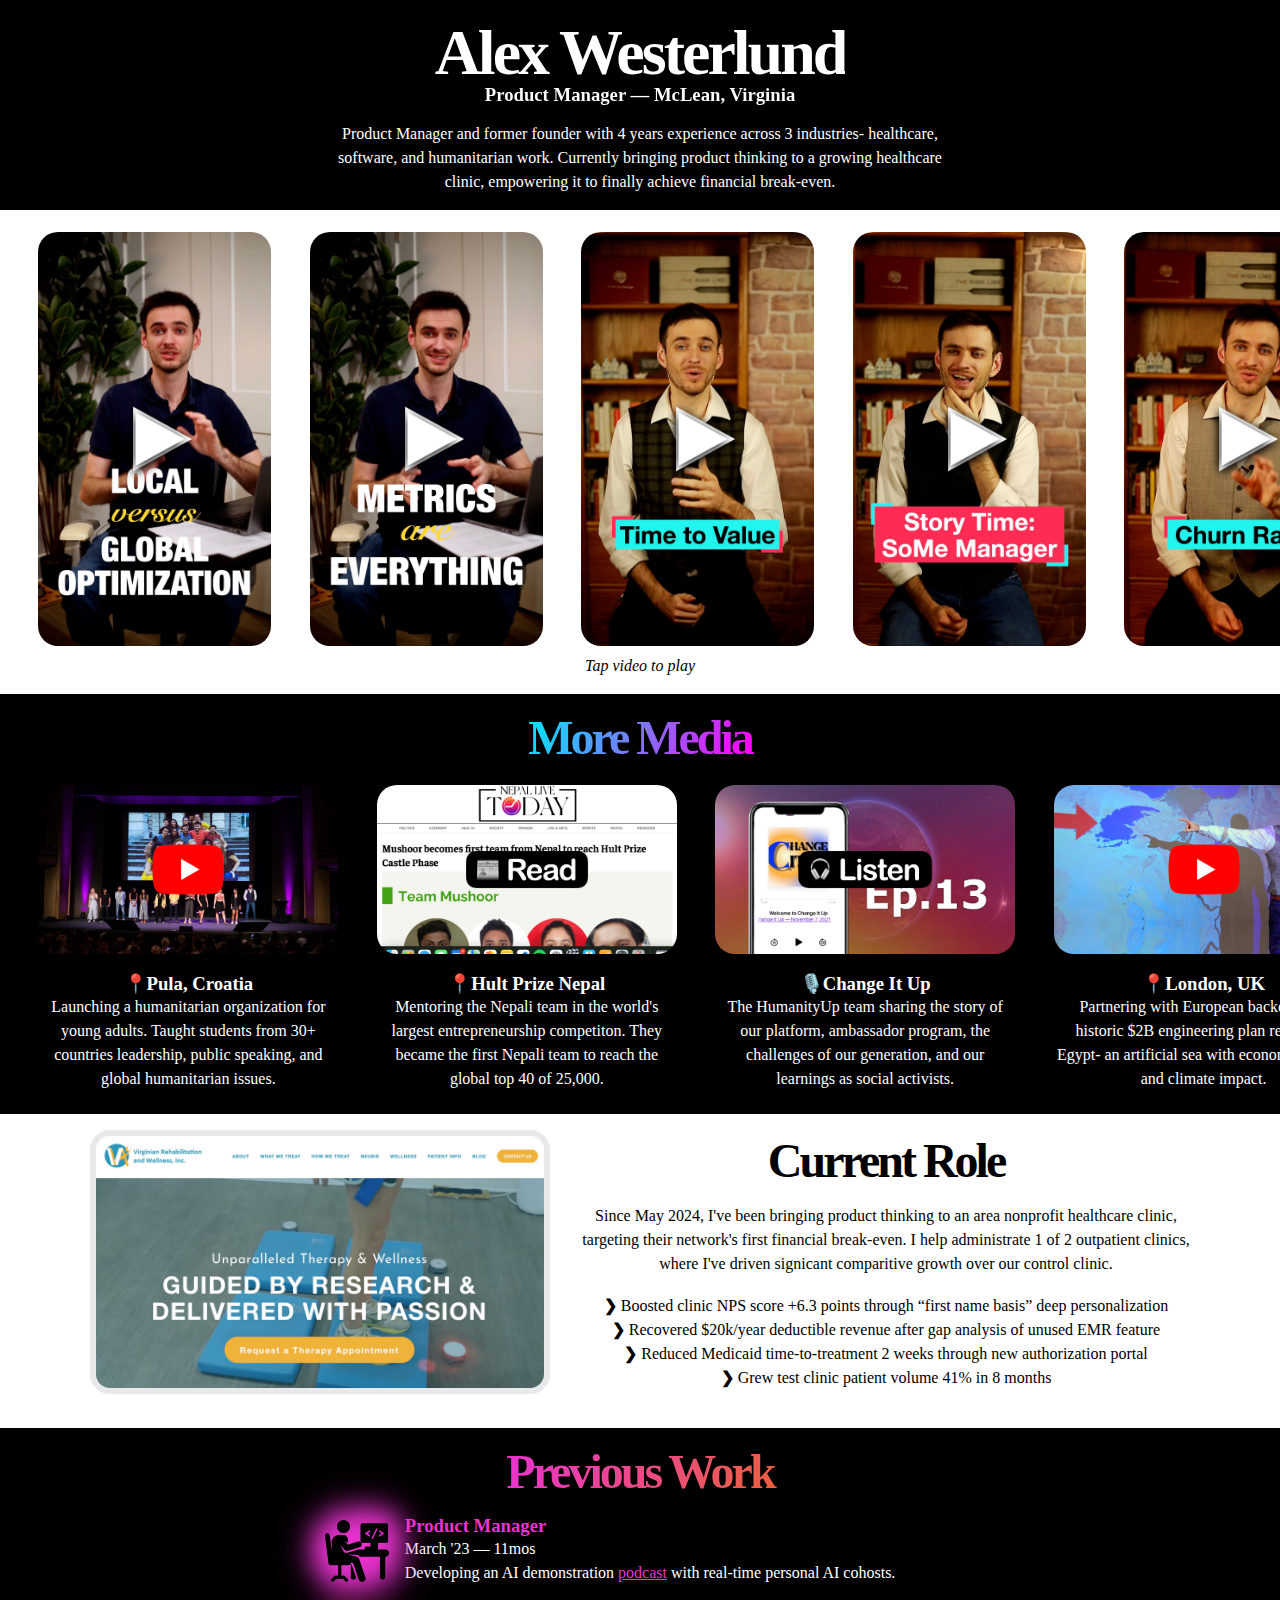
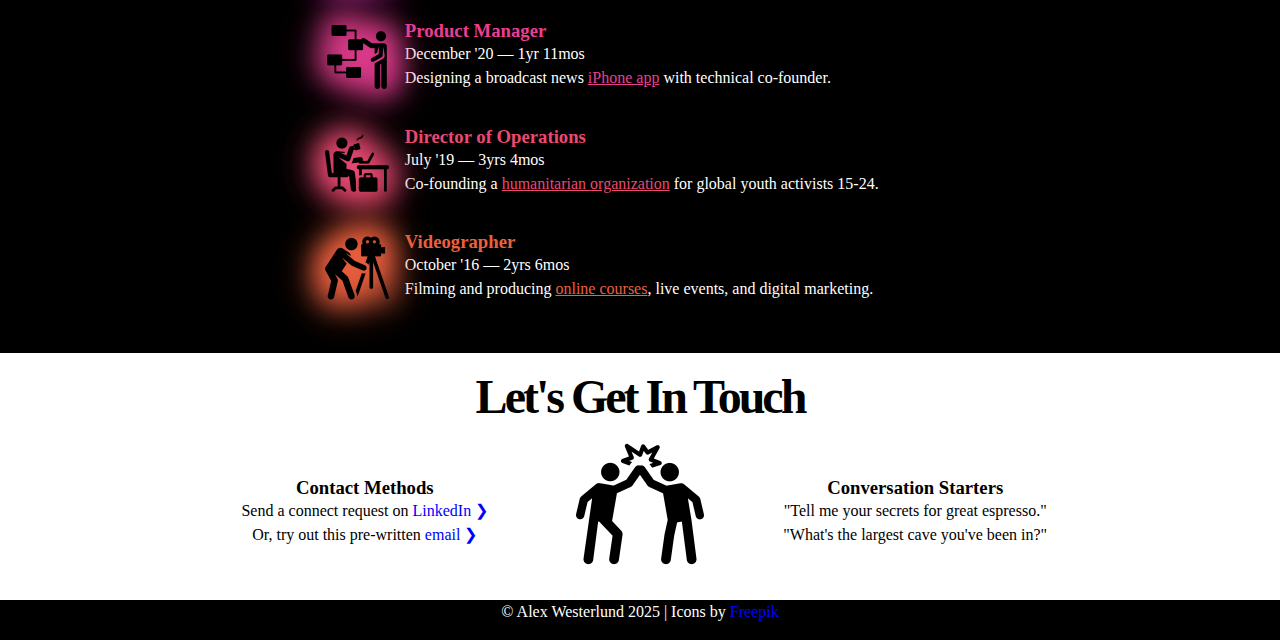
<file: index.html>
<!DOCTYPE html>
<html lang="en">
<head>
    <meta charset="UTF-8">
    <meta http-equiv="X-UA-Compatible" content="IE=edge">
    <meta name="viewport" content="width=device-width, initial-scale=1.0">
    <meta property="og:title" content="Product Manager - McLean, Virginia">
    <meta property="og:description" content="Building award-winning Products and Teams">
    <meta property="og:image" content="./images/sharing/preview-image.gif">
    <link rel="icon" href="./images/sharing/favicon.png" type="image/gif">
    <link rel="stylesheet" href="css/style.css">
    <script src="js/script.js" defer></script>
    <title>Your New Product Manager</title>
</head>
<body>
    <section class="gray" id="header">
        <div class="contentFrame">
            <h1>Alex Westerlund</h1>
            <h3 id="jobTitle">Product Manager — McLean, Virginia</h3>
            <br>
            <p>
                Product Manager and former founder with 4 years experience across 3 industries- healthcare, software, and humanitarian work.
                Currently bringing product thinking to a growing healthcare clinic, empowering it to finally achieve financial break-even.
            </p>
        </div>
    </section>

    <section class="white" id="tikTokVideos">
        <!-- <h2>Learn Product</h2> -->
        <br>
        <!-- Container for video-thumbnail pairs -->
        <div id="video-thumbnail-row"></div>
        <p><i>Tap video to play</i></p>
    </section>

    <section class="gray" id="mediaAppearances">
        <h2>&nbsp;More Media&nbsp;</h2>
        <div class="scrollableRow">
            <div class="specificAppearance">
                <a href="https://youtu.be/VDoaF1JYkkk">
                    <img src="3MediaAppearances/Thumbnails/HumanityUpLaunch.jpeg" class="horizontalThumbnail">
                </a>
                <h3>📍Pula, Croatia</h3>
                <p>Launching a humanitarian organization for young adults. Taught students from 30+ countries leadership, public speaking, and global humanitarian issues.</p>
            </div>
            <div class="specificAppearance">
                <a href="https://www.nepallivetoday.com/2021/06/17/mushoor-becomes-first-team-from-nepal-to-reach-hult-prize-castle-phase/">
                    <img src="3MediaAppearances/Thumbnails/NepalArticle.jpeg" class="horizontalThumbnail">
                </a>
                <h3>📍Hult Prize Nepal</h3>
                <p>
                    Mentoring the Nepali team in the world's largest entrepreneurship competiton.
                    They became the first Nepali team to reach the global top 40 of 25,000.
                </p>
            </div>
            <div class="specificAppearance">
                <a href="https://open.spotify.com/episode/6ZKAjtUvuuufhYZBzPe2Eb?si=d17767e6dc4545fe">
                    <img src="3MediaAppearances/Thumbnails/PodcastEp13.jpeg" class="horizontalThumbnail">
                </a>
                <h3>🎙️Change It Up</h3>
                <p>
                    The HumanityUp team sharing the story of our platform, ambassador program, the challenges of our generation, and our learnings as social activists.
                </p>
            </div>
            <div class="specificAppearance">
                <a href="https://youtu.be/ig7qiqpCRHQ?si=tRES9ugEpsSJ8I-I">
                    <img src="3MediaAppearances/Thumbnails/WestSeaTalk.jpeg" class="horizontalThumbnail">
                </a>
                <h3>📍London, UK</h3>
                <p>Partnering with European backers on a historic $2B engineering plan reshaping Egypt- an artificial sea with economic, social, and climate impact.</p>
            </div>
            <div class="specificAppearance">
                <a href="https://www.instagram.com/p/CCmG-JPha9J/">
                    <img src="3MediaAppearances/Thumbnails/BarnvalleyIG.jpeg" class="horizontalThumbnail">
                </a>
                <h3>📍Hocking, Ohio</h3>
                <p>
                    Hosting a personal growth conference for friends across the US struggling through lockdowns.
                    Organized 16 days of talks, socials, and recreation.
                </p>
            </div>
            <div class="specificAppearance">
                <a href="https://www.ibtimes.co.uk/watch-first-video-tour-completed-apple-park-minecraft-1616892">
                    <img src="3MediaAppearances/Thumbnails/IBTMinecraft.jpeg" class="horizontalThumbnail">
                </a>
                <h3>📰 IB Times UK</h3>
                <p>
                    Building Apple's 153-acre "spaceship" campus true-to-scale in Minecraft as per site plans, design firm renderings, and elevation maps of Cupertino.
                </p>
            </div>
            <div class="specificAppearance">
                <a href="https://youtu.be/tIJKzvkfdDk">
                    <img src="3MediaAppearances/Thumbnails/RavelNewsPitch.jpeg" class="horizontalThumbnail">
                </a>
                <h3>📍Columbus, Ohio</h3>
                <p>Winning 2nd place pitching a $63m multimedia vertical to a regional venture capital firm in partnership with the nation's fastest growing news brand.</p>
            </div>
            <div class="specificAppearance">
                <a href="https://open.spotify.com/episode/27addKd5FMTpPFxvVXJFbP?si=uDMZ_gkfRYCu5GAFtIPezw">
                    <img src="3MediaAppearances/Thumbnails/PodcastEp7.jpeg" class="horizontalThumbnail">
                </a>
                <h3>🎙️Change It Up</h3>
                <p>
                    Alex and a top-student-turned-team-member discussing the ambassador program of HumanityUp.
                    Antics, optimism, and a look behind the curtain.
                </p>
            </div>
        </div>
        <br>
    </section>
    
    <section class="white" id="latestWork">
        <div class="contentRow">
            <img class="portfolioGif" src="4LatestWork/Images/RehabWebsite.jpeg" alt="User interface sample" title="User interface sample">
            <div>
                <h2>Current Role</h2>
                <p>
                    Since May 2024, I've been bringing product thinking to an area nonprofit healthcare clinic, targeting their network's first financial break-even.
                    I help administrate 1 of 2 outpatient clinics, where I've driven signicant comparitive growth over our control clinic.
                </p>
                <br>
                <div>
                    <p><b>❯</b> Boosted clinic NPS score +6.3 points through “first name basis” deep personalization</p>
                    <p><b>❯</b> Recovered $20k/year deductible revenue after gap analysis of unused EMR feature</p>
                    <p><b>❯</b> Reduced Medicaid time-to-treatment 2 weeks through new authorization portal</p>
                    <p><b>❯</b> Grew test clinic patient volume 41% in 8 months</p>
                </div>

            </div>
        </div>
        <br>
    </section>
    
    <section class="gray" id="experience">
        <div class="contentFrame">
            <h2>&nbsp;Previous Work&nbsp;</h2>
            <div class="listItem">
                <img class="stickFigure grad11" src="5PastExperience/Images/Stick4.png" alt="Person coding at desk">
                <div>
                    <h3 class="grad11">Product Manager</h3>
                    <p>March '23 — 11mos</p>
                    <p>
                        Developing an AI demonstration
                        <a class="grad11" href="https://apps.apple.com/us/app/west-news/id6449942121" target="_blank">podcast</a>
                        with real-time personal AI cohosts.
                    </p>
                </div>
            </div>
            <div class="listItem">
                <img class="stickFigure grad12" src="5PastExperience/Images/Stick3.png" alt="Person pointing at flowchart">
                <div>
                    <h3 class="grad12">Product Manager</h3>
                    <p>December '20 — 1yr 11mos</p>
                    <p>
                        Designing a broadcast news 
                        <a class="grad12" href="https://apps.apple.com/us/app/ravel-news/id1597732181" target="_blank">iPhone app</a>
                        with technical co-founder.
                    </p>
                </div>
            </div>
            <div class="listItem">
                <img class="stickFigure grad13" src="5PastExperience/Images/Stick2.png" alt="Person at desk drinking coffee">
                <div>
                    <h3 class="grad13">Director of Operations</h3>
                    <p>July '19 — 3yrs 4mos</p>
                    <p>
                        Co-founding a  
                        <a class="grad13" href="https://cassidycapri.wixsite.com/humanityup" target="_blank">humanitarian organization</a>
                        for global youth activists 15-24.
                    </p>
                </div>
            </div>
            <div class="listItem">
                <img class="stickFigure grad14" src="5PastExperience/Images/Stick1.png" alt="Person standing behind video camera">
                <div>
                    <h3 class="grad14">Videographer</h3>
                    <p>October '16 — 2yrs 6mos</p>
                    <p>
                        Filming and producing 
                        <a class="grad14" href="https://www.udemy.com/user/alexwesterlund/" target="_blank">online courses</a>,
                        live events, and digital marketing.
                    </p>
                </div>
            </div>
        </div>
    </section>

    <!-- <section class="gray" id="sideQuests">
        <div class="contentFrame">
            <h2>&nbsp;Side Quests&nbsp;</h2>
            <div class="listItem">
                <img class="stickFigure grad21" src="https://cdn-icons-png.flaticon.com/256/185/185551.png" alt="3 people on multi-level podium">
                <div>
                    <p>
                        <b class="grad21">2021 -</b> Mentored the teams of a university-level Hult Prize entrepreneurship competiton in Nepal. Coached the winning team until they became the
                        <a class="grad21" href="https://www.nepallivetoday.com/2021/06/17/mushoor-becomes-first-team-from-nepal-to-reach-hult-prize-castle-phase/" target="_blank">first Nepali team</a>
                        in history to reach the global semifinals- top 40 of 25,000.
                    </p>
                </div>
            </div>
            <div class="listItem">
                <img class="stickFigure grad22" src="https://cdn-icons-png.flaticon.com/256/2937/2937595.png" alt="Person giving speech">
                <div>
                    <p>
                        <b class="grad22">2020 -</b> Hosted a personal growth
                        <a class="grad22" href="https://www.instagram.com/p/CCmG-JPha9J" target="_blank">conference</a>
                        for friends across the US struggling through lockdowns. Organized 16 days of talks, socials, and recreation. Didn't have a venue- built the coworking space in a barn.
                    </p>
                </div>
            </div>
            <div class="listItem">
                <img class="stickFigure grad23" src="https://cdn-icons-png.flaticon.com/256/3145/3145013.png" alt="Person windsurfing">
                <div>
                    <p>
                        <b class="grad23">2019 -</b> Revived a 1933 proposal for flooding the Qattara Depression in Egypt to create an
                        <a class="grad23" href="https://youtu.be/ig7qiqpCRHQ" target="_blank">artificial sea</a>-
                        big enough to slow down global sea level rise, alter the regional climate of Egypt, and restore the 6,000y.o. Sinai penninsula river system.
                    </p>
                </div>
            </div>
            <div class="listItem">
                <img class="stickFigure grad24" src="https://cdn-icons-png.flaticon.com/256/289/289819.png" alt="Person with pickaxe">
                <div>
                    <p>
                        <b class="grad24">2017 -</b> Built Apple's 153-acre "spaceship" campus
                        <a class="grad24" href="https://www.ibtimes.co.uk/watch-first-video-tour-completed-apple-park-minecraft-1616892" target="_blank">in Minecraft</a>
                        over 413 hours. The build matched Apple's official site plans (available online), renderings by their design firm, and elevation maps of Cupertino. Over 143k views on YouTube.
                    </p>
                </div>
            </div>
        </div>
    </section> -->

    <section class="white" id="letsGetInTouch">
        <h2>Let's Get In Touch</h2>
        <div class="contentRow">
            <div class="contactMe" id="a">
                <h3>Contact Methods</h3>
                <p>Send a connect request on <a href="https://www.linkedin.com/in/alex-westerlund/" target="_blank">LinkedIn ❯</a></p>
                <p>
                    Or, try out this pre-written 
                    <a href="mailto:alexwesterlund@outlook.com?subject=I%20LOVE%20your%20portfolio!&body=Hey%20Alex!%20My%20name%20is%20NAME,%20and%20I%20work%20for%20COMPANY.%20I’d%20love%20to%20talk%20about%20your%20product%20management%20ambitions.%20Reply%20back%20and%20I’ll%20send%20you%20my%20upcoming%20availability%20for%20a%20phone%20call.">
                      email ❯
                    </a>
                  </p>            </div>
            <img id="highFive" id="b" src="6LetsGetInTouch/Images/StickHighFive.png" alt="Two people high-fiving">
            <div class="contactMe" id="c">
                <h3>Conversation Starters</h3>
                <p>"Tell me your secrets for great espresso."</p>
                <p>"What's the largest cave you've been in?"</p>
            </div>
        </div>
    </section>

    <section class="gray" id="footer">
        <div class="contentFrame">
            <p>© Alex Westerlund 2025 | Icons by <a href="https://www.flaticon.com/authors/pictograms/filled" target="_blank">Freepik</a></p>
            <!-- <img class="devIcons" src="https://skillicons.dev/icons?i=js" title="JavaScript">
            <img class="devIcons" src="https://skillicons.dev/icons?i=jquery" title="jQuery">
            <img class="devIcons" src="https://skillicons.dev/icons?i=html" title="HTML">
            <img class="devIcons" src="https://skillicons.dev/icons?i=css" title="CSS">
            <img class="devIcons" src="https://skillicons.dev/icons?i=mongodb" title="MongoDb">
            <img class="devIcons" src="https://skillicons.dev/icons?i=express" title="Express">
            <img class="devIcons" src="https://skillicons.dev/icons?i=react" title="React">
            <img class="devIcons" src="https://skillicons.dev/icons?i=nodejs" title="Node.js">
            <img class="devIcons" src="https://skillicons.dev/icons?i=python" title="Python">
            <img class="devIcons" src="https://skillicons.dev/icons?i=django" title="Django"> -->
        </div>
    </section>
</body>
</html>
</file>
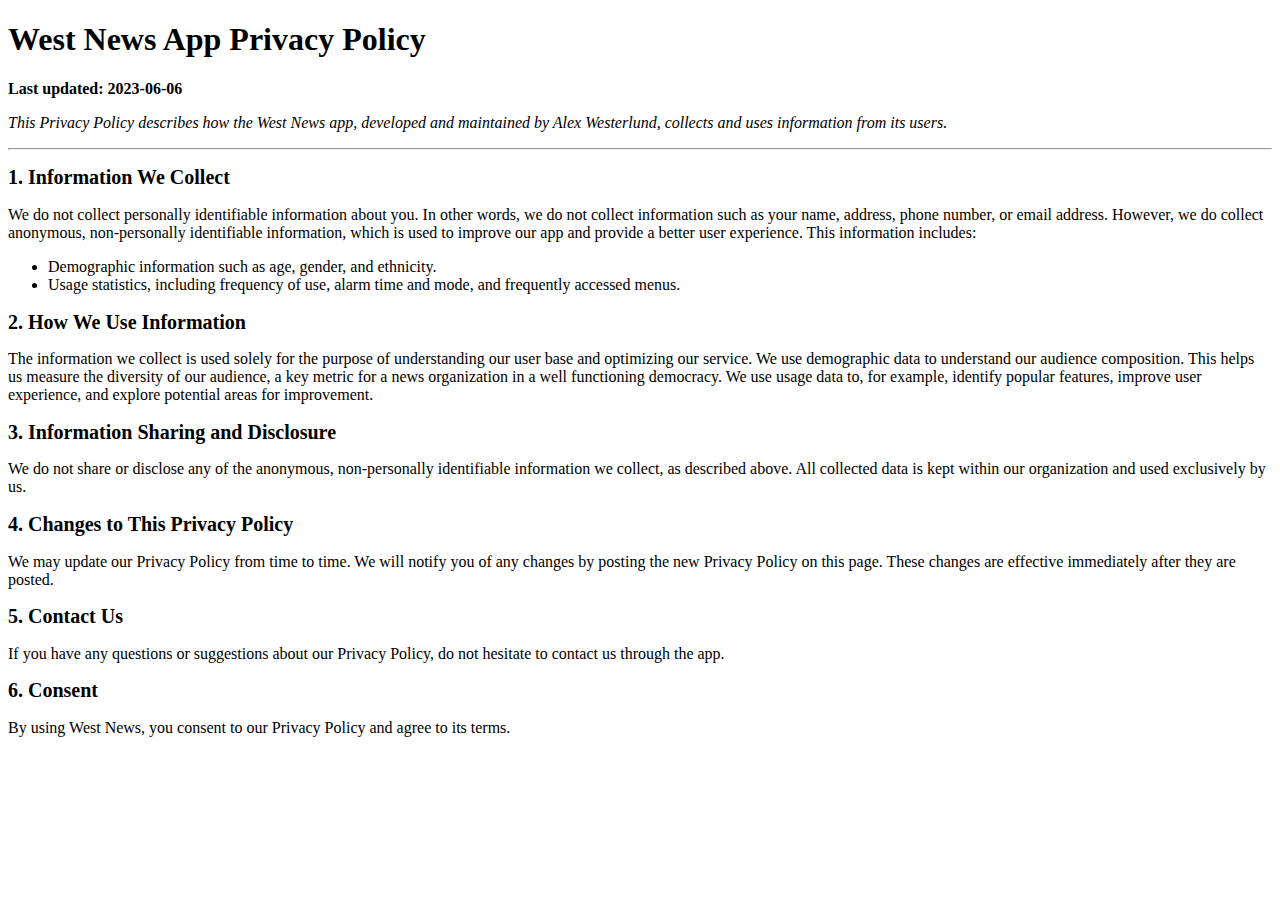
<file: privacypolicy.html>
<!DOCTYPE html>
<html>
    <head>
        <title>West News App Privacy Policy</title>
    </head>
    <body>
        <h1 style="font-size:32px; font-weight:bold;">West News App Privacy Policy</h1>
        <p><b>Last updated: 2023-06-06</b></p>

        <p style="font-style:italic;">This Privacy Policy describes how the West News app, developed and maintained by Alex Westerlund, collects and uses information from its users.</p>

        <hr>

        <h2 style="font-size:20px; font-weight:bold;">1. Information We Collect</h2>

        <p>We do not collect personally identifiable information about you. In other words, we do not collect information such as your name, address, phone number, or email address. However, we do collect anonymous, non-personally identifiable information, which is used to improve our app and provide a better user experience. This information includes:</p>
        <ul>
            <li>Demographic information such as age, gender, and ethnicity.</li>
            <li>Usage statistics, including frequency of use, alarm time and mode, and frequently accessed menus.</li>
        </ul>

        <h2 style="font-size:20px; font-weight:bold;">2. How We Use Information</h2>

        <p>The information we collect is used solely for the purpose of understanding our user base and optimizing our service. We use demographic data to understand our audience composition. This helps us measure the diversity of our audience, a key metric for a news organization in a well functioning democracy. We use usage data to, for example, identify popular features, improve user experience, and explore potential areas for improvement.</p>

        <h2 style="font-size:20px; font-weight:bold;">3. Information Sharing and Disclosure</h2>

        <p>We do not share or disclose any of the anonymous, non-personally identifiable information we collect, as described above. All collected data is kept within our organization and used exclusively by us.</p>

        <h2 style="font-size:20px; font-weight:bold;">4. Changes to This Privacy Policy</h2>

        <p>We may update our Privacy Policy from time to time. We will notify you of any changes by posting the new Privacy Policy on this page. These changes are effective immediately after they are posted.</p>

        <h2 style="font-size:20px; font-weight:bold;">5. Contact Us</h2>

        <p>If you have any questions or suggestions about our Privacy Policy, do not hesitate to contact us through the app.</p>

        <h2 style="font-size:20px; font-weight:bold;">6. Consent</h2>

        <p>By using West News, you consent to our Privacy Policy and agree to its terms.</p>

        <!-- <p><a href="index.html">Back to Home</a></p> -->
    </body>
</html>
</file>
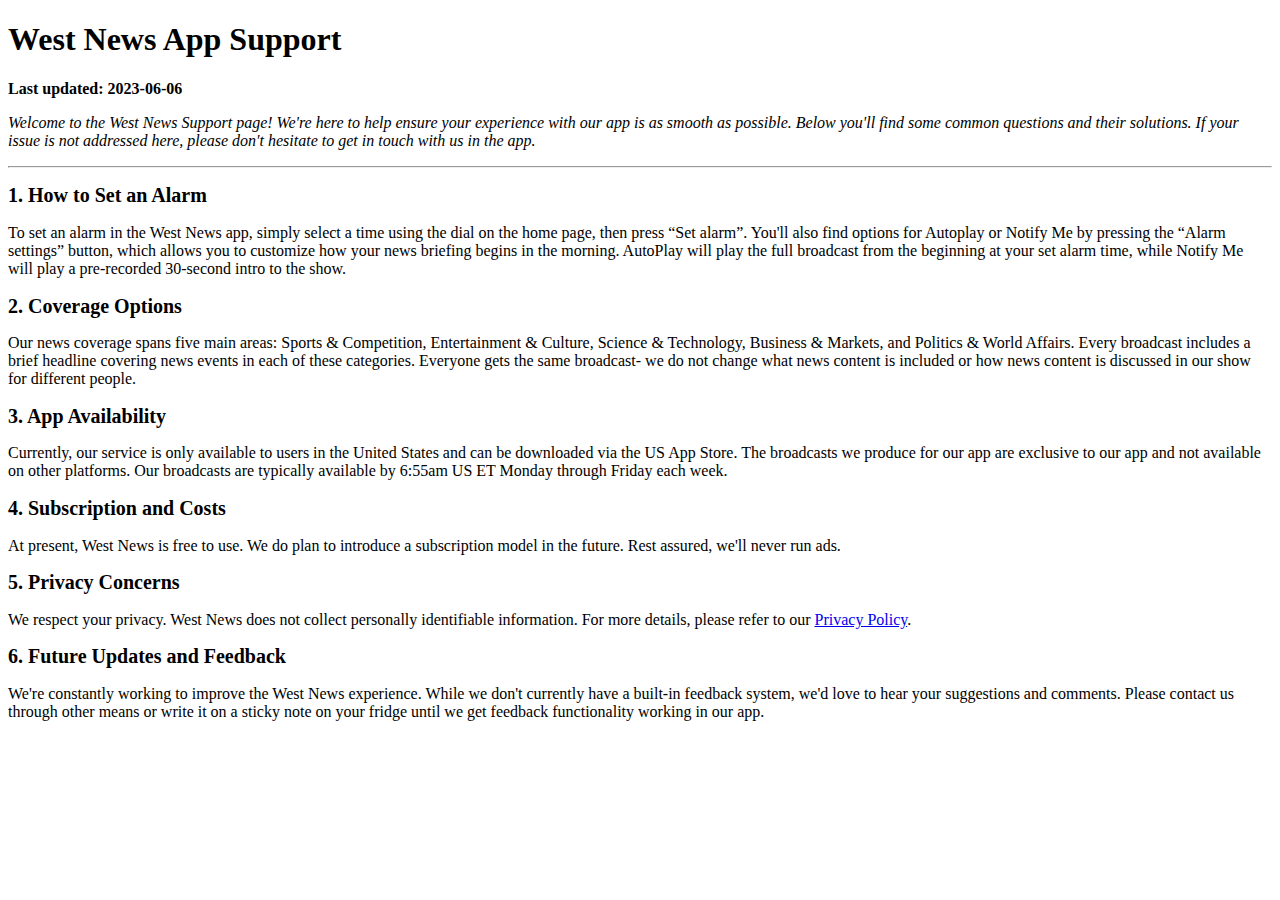
<file: support.html>
<!DOCTYPE html>
<html>
    <head>
        <title>West News App Support</title>
    </head>
    <body>
        <h1 style="font-size:32px; font-weight:bold;">West News App Support</h1>
        <p><b>Last updated: 2023-06-06</b></p>

        <p style="font-style:italic;">Welcome to the West News Support page! We're here to help ensure your experience with our app is as smooth as possible. Below you'll find some common questions and their solutions. If your issue is not addressed here, please don't hesitate to get in touch with us in the app.</p>

        <hr>

        <h2 style="font-size:20px; font-weight:bold;">1. How to Set an Alarm</h2>

        <p>To set an alarm in the West News app, simply select a time using the dial on the home page, then press “Set alarm”. You'll also find options for Autoplay or Notify Me by pressing the “Alarm settings” button, which allows you to customize how your news briefing begins in the morning. AutoPlay will play the full broadcast from the beginning at your set alarm time, while Notify Me will play a pre-recorded 30-second intro to the show.</p>

        <h2 style="font-size:20px; font-weight:bold;">2. Coverage Options</h2>

        <p>Our news coverage spans five main areas: Sports & Competition, Entertainment & Culture, Science & Technology, Business & Markets, and Politics & World Affairs. Every broadcast includes a brief headline covering news events in each of these categories. Everyone gets the same broadcast- we do not change what news content is included or how news content is discussed in our show for different people.</p>

        <h2 style="font-size:20px; font-weight:bold;">3. App Availability</h2>

        <p>Currently, our service is only available to users in the United States and can be downloaded via the US App Store. The broadcasts we produce for our app are exclusive to our app and not available on other platforms. Our broadcasts are typically available by 6:55am US ET Monday through Friday each week.</p>

        <h2 style="font-size:20px; font-weight:bold;">4. Subscription and Costs</h2>

        <p>At present, West News is free to use. We do plan to introduce a subscription model in the future. Rest assured, we'll never run ads.</p>

        <h2 style="font-size:20px; font-weight:bold;">5. Privacy Concerns</h2>

        <p>We respect your privacy. West News does not collect personally identifiable information. For more details, please refer to our <a href="/privacypolicy">Privacy Policy</a>.</p>

        <h2 style="font-size:20px; font-weight:bold;">6. Future Updates and Feedback</h2>

        <p>We're constantly working to improve the West News experience. While we don't currently have a built-in feedback system, we'd love to hear your suggestions and comments. Please contact us through other means or write it on a sticky note on your fridge until we get feedback functionality working in our app.</p>

        <!-- <p><a href="index.html">Back to Home</a></p> -->
    </body>
</html>
</file>
<file: css/style.css>
* {
    margin: 0;
    padding: 0;
}
body {
    display: flex;
    flex-direction: column;
    align-items: center;
    font-family: 'Helvetica Neue';
    text-align: center;
}
section {
    box-sizing: border-box;
    margin: 0 auto;
    padding: 0rem 0.5rem 1rem 0.5rem;
    width: 100%;
}
section.white {
    background-color: rgb(255, 255, 255);

}
section.gray {
    background-color: rgb(0, 0, 0);
    color: white;
}



.contentFrame {
    margin: 0 auto;
    max-width: 40rem;
}
.contentRow {
    display: flex;
    flex-direction: row;
    align-items: center;
    justify-content: center;
    flex-wrap: wrap;
}



h1, h2 {
    margin: 1rem 0;
    text-align: center;
    font-weight: 900;
    letter-spacing: -3px;
}
h2 {
    font-size: 3em;
}
p {
    font-weight: 300;
    line-height: 1.5em;
}
section.gray p {
    font-weight: 200;
}
a {
    text-decoration: none;
    color: blue;
}
a:hover {
    text-decoration: underline;
}



/* #header */
h1 {
    font-size: 4em;
    margin-bottom: -0.1em;
    background-color: white;
    -webkit-background-clip: text;
    color: transparent;
    display: inline-block;
}
#jobTitle {
    margin-bottom: 1rem;
    font-weight: 600;
    background-color: white;
    -webkit-background-clip: text;
    color: transparent;
    display: inline-block;
}


/* TikTok Videos */
#video-thumbnail-row {
    display: flex;
    overflow-x: auto;
    /* flex-wrap: wrap; */
    /* justify-content: center; */
    gap: min(40px, 3vw);
    padding: 5px min(40px, 3vw); /* Bit of buffer so the mouseover expand doesn't get clipped */
    margin: -1rem -0.5rem;
    scrollbar-width: none;
}
.tikTok {
    width: 233px;
    /* height: 500px; */
    max-width: 38vw;
    object-fit: cover; /* Ensures aspect ratio is maintained within the set dimensions */
    border-radius: 20px;
    transition: 0.2s;
    margin: 15px 0px;
}
img.tikTok:hover {
    transform: scale(1.04) translateY(-0.5rem);
    transition: 0.2s;
}



/* Media appearances */
#mediaAppearances h2 {
    /* background: linear-gradient(145deg, rgb(255, 0, 216) 5%, rgb(255, 253, 0) 95%); */
    /* background: linear-gradient(114deg, rgb(234, 51, 208) 5%, rgb(236, 96, 63) 95%); */
    background: linear-gradient(114deg, rgb(0, 232, 255) 5%, rgb(255, 0, 247) 95%);
    -webkit-background-clip: text;
    color: transparent;
    display: inline-block;
}
.scrollableRow {
    display: flex;
    overflow-x: auto;
    /* flex-wrap: wrap; */
    /* justify-content: center; */
    gap: min(40px, 3vw);
    padding: 5px min(40px, 3vw); /* Bit of buffer so the mouseover expand doesn't get clipped */
    margin: -1rem -0.5rem;
    scrollbar-width: none;
}
.horizontalThumbnail {
    width: 300px;
    /* height: 500px; */
    max-width: 50vw;
    object-fit: cover; /* Ensures aspect ratio is maintained within the set dimensions */
    border-radius: 20px;
    transition: 0.2s;
    margin: 15px 0px;
}
.horizontalThumbnail:hover {
    transform: scale(1.04) translateY(-0.5rem);
    transition: 0.2s;
}
.specificAppearance {
    width: 300px;
}



/* #latestWork */
#latestWork p {
    margin: 0 auto;
    max-width: 40rem;
}



/* #experience */
#experience a, #sideQuests a {
    text-decoration: underline;
    font-weight: 300;
}
img.stickFigure {
    margin: 0.3em;
    margin-right: 1em;
    height: 64px;
    width: 64px;
    filter: drop-shadow(0 0 1rem) drop-shadow(0 0 0.9rem) drop-shadow(0 0 0.8rem);
    /* drop-shadow (in some browsers) will only stack IF they are each slightly different */
}
.listItem {
    display: flex;
    align-items: flex-start;
    text-align: left;
    margin: 0em 0em 2em 0em;
}
#experience h2 {
    background: linear-gradient(114deg, rgb(234, 51, 208) 5%, rgb(236, 96, 63) 95%);
    -webkit-background-clip: text;
    color: transparent;
    display: inline-block;
}
.grad11 { color: rgba(234, 51, 208, 1.0); }
.grad12 { color: rgba(234, 62, 147, 1.0); }
.grad13 { color: rgba(235, 73, 113, 1.0); }
.grad14 { color: rgba(236, 96, 63, 1.0); }



/* #recentWorks */
img.portfolioGif {
    border: 6px solid rgb(233, 233, 236);
    border-radius: 20px;
    margin: 1rem 1rem 0rem 1rem;
    max-width: 35vw;
}



/* #sideQuests */
#sideQuests h2 {
    background: linear-gradient(114deg, rgb(0, 232, 255) 5%, rgb(255, 0, 247) 95%);
    -webkit-background-clip: text;
    color: transparent;
    display: inline-block;
}
b {
    font-weight: 600;
}
.grad21 { color: rgb(0, 232, 255); }
.grad22 { color: rgb(105, 147, 245); }
.grad23 { color: rgb(150, 90, 242); }
.grad24 { color: rgb(255, 0, 247); }



/* #letsGetInTouch */
#highFive {
    height: 128px;
    width: 128px;
    margin: 0 4vw 1rem 4vw;
}
.contactMe {
    width: 20rem;
}



@media only screen and (max-width: 950px) {
    img#profilePhoto {
        max-width: 100%;
        float: none;
        margin: 1rem 0;
    }
    img.portfolioGif {
        max-width: 20rem;
    }
    .contentRow {
        align-items: flex-start;
    }
    #highFive {
        margin: 0 30% 1rem 30%;
    }
    #a {order: 2}
    #b {order: 1}
    #c {order: 3}
    .contactMe {
        margin-bottom: 1em;
    }
}

@media only screen and (max-width: 600px) {
    h1 {
        font-size: 13.2vw;
        margin: 0;
    }
    #jobTitle {
        font-size: 5.0vw;
    }
    h2 {
        font-size: 12.9vw;
    }
    img.devIcons {
        max-width: 5.8vw;
    }
    img.iPhone {
        margin: 0.25rem;
        max-width: 40vw;
    }
    .specificAppearance {
        width: 400px;
    }
}
</file>
